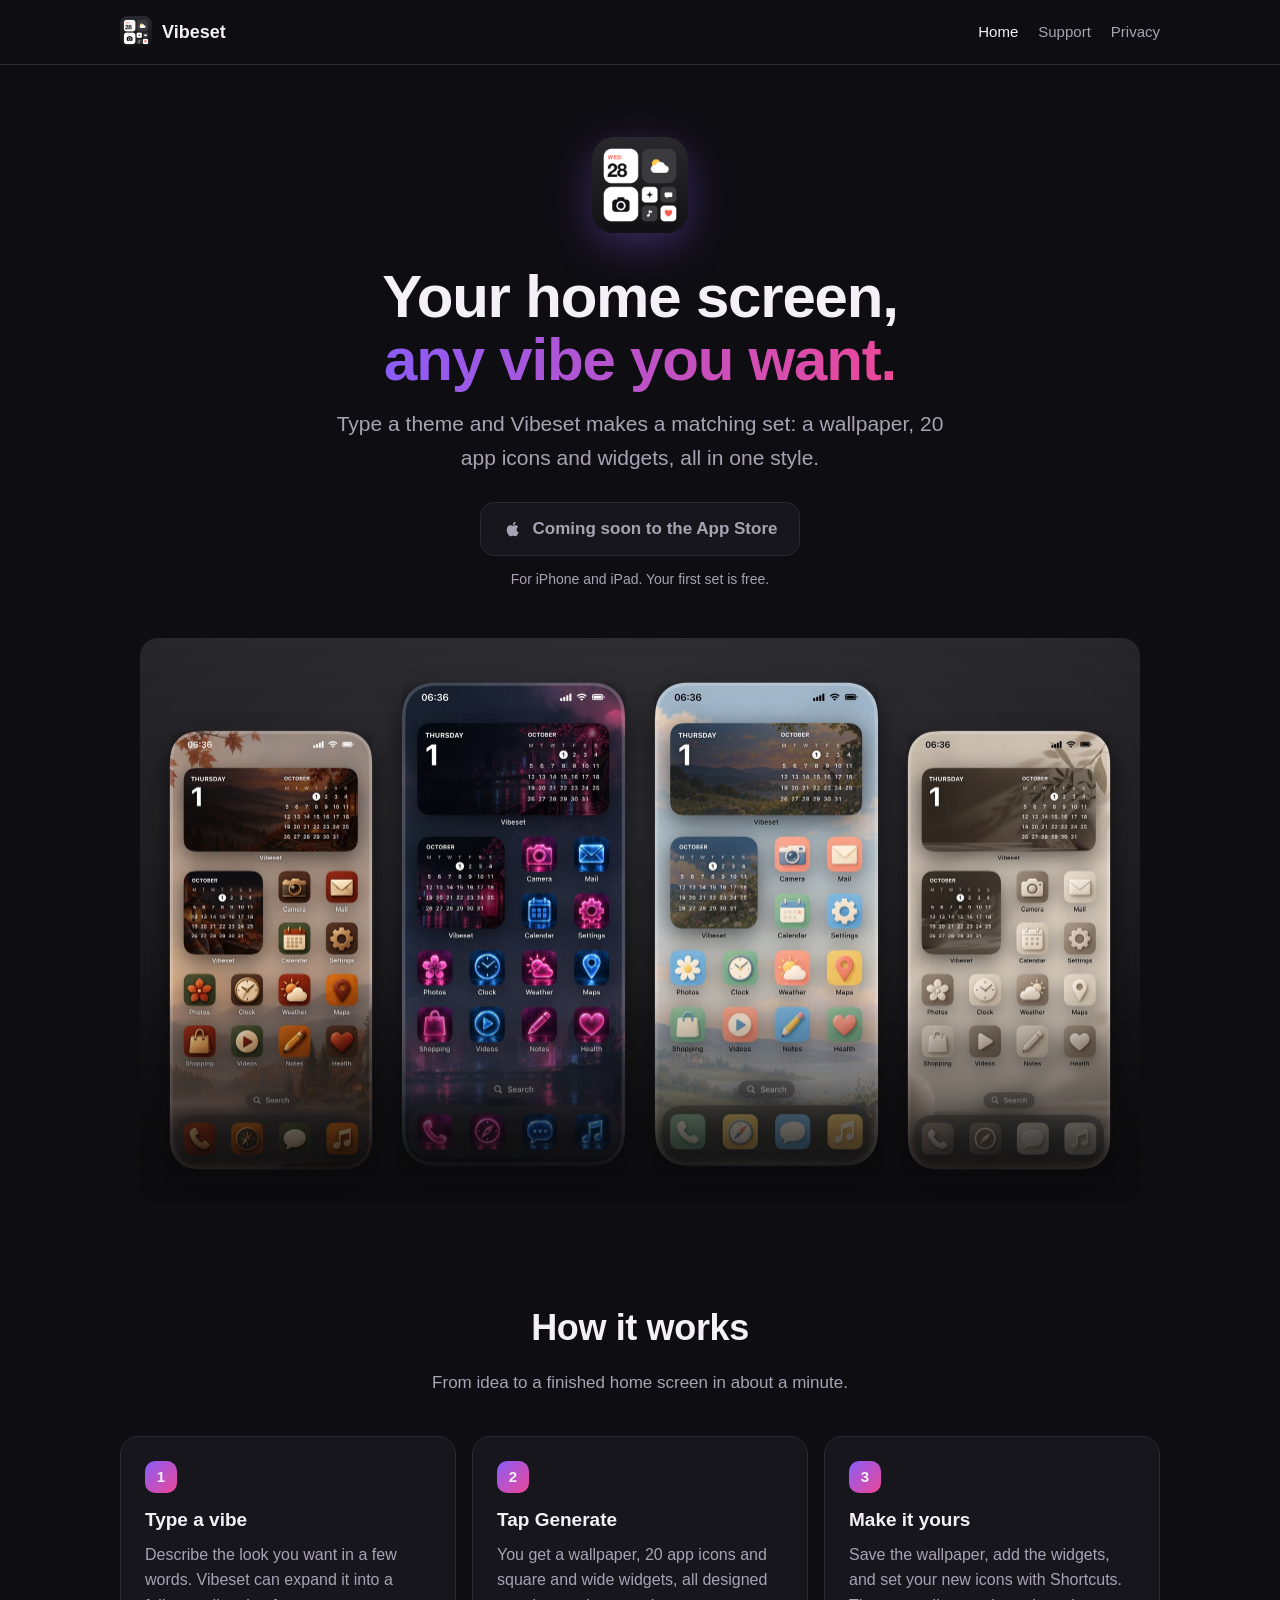
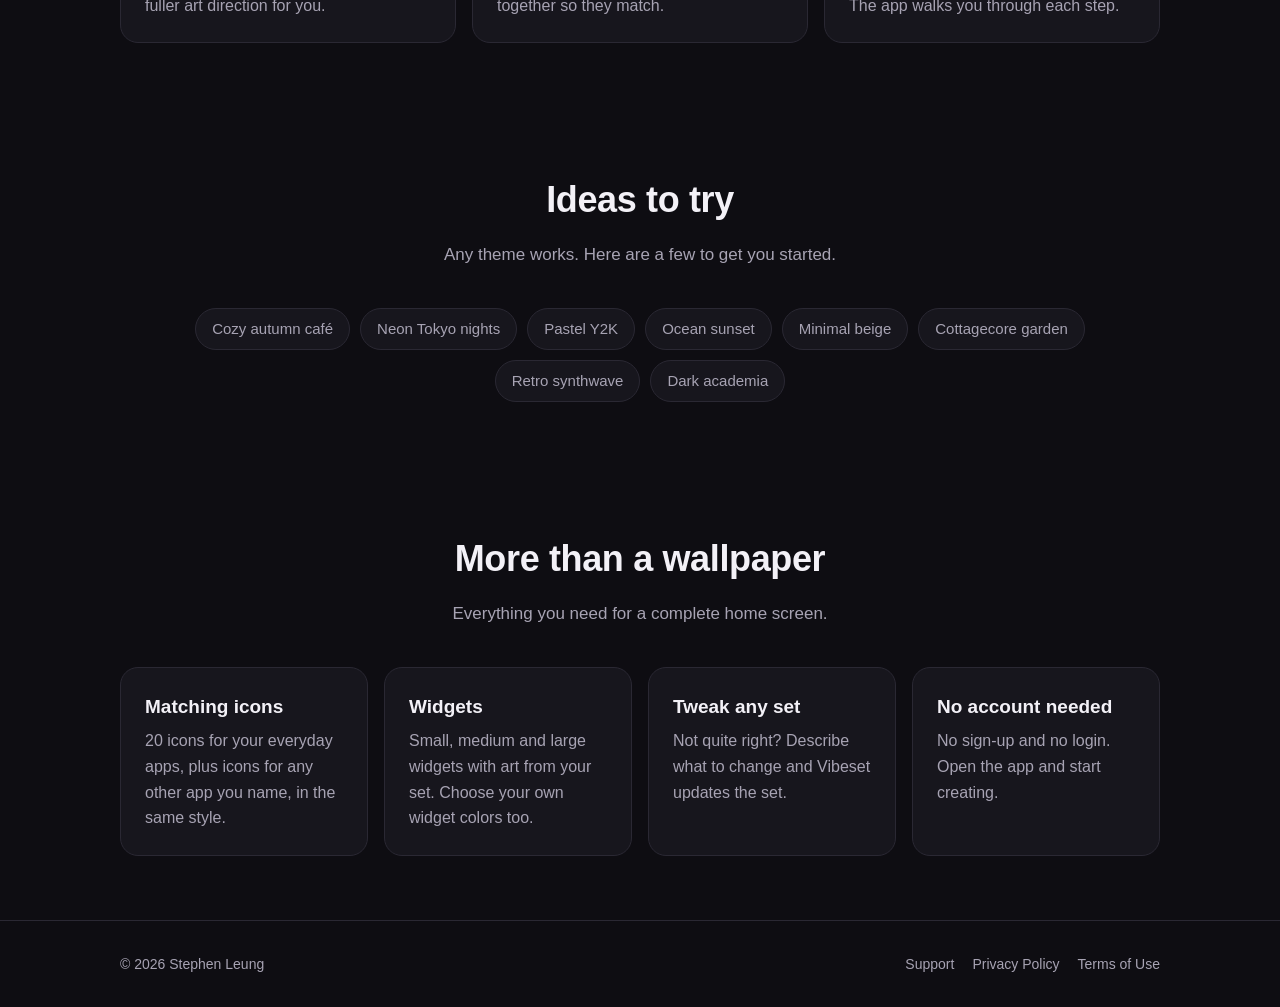
<file: index.html>
<!doctype html>
<html lang="en">
<head>
  <meta charset="utf-8">
  <meta name="viewport" content="width=device-width, initial-scale=1">
  <title>Vibeset AI: Icons &amp; Widgets</title>
  <meta name="description" content="Type a theme and get a matching iPhone home screen: a wallpaper, 20 app icons and widgets, all in one style.">
  <meta property="og:title" content="Vibeset AI: Icons &amp; Widgets">
  <meta property="og:description" content="Type a theme and get a matching iPhone home screen: a wallpaper, 20 app icons and widgets, all in one style.">
  <meta property="og:image" content="assets/og.jpg">
  <meta property="og:type" content="website">
  <link rel="icon" type="image/png" href="assets/icon.png">
  <link rel="apple-touch-icon" href="assets/apple-touch-icon.png">
  <link rel="stylesheet" href="assets/style.css">
</head>
<body>
  <header class="site-header">
    <div class="wrap">
      <a class="brand" href="./"><img src="assets/icon.png" alt=""><span>Vibeset</span></a>
      <nav>
        <a href="./" aria-current="page">Home</a>
        <a href="support.html">Support</a>
        <a href="privacy.html">Privacy</a>
      </nav>
    </div>
  </header>

  <main>
    <div class="hero wrap">
      <img class="app-icon" src="assets/icon.png" alt="Vibeset app icon">
      <h1>Your home screen,<br><span class="gradient">any vibe you want.</span></h1>
      <p class="lead">Type a theme and Vibeset makes a matching set: a wallpaper, 20 app icons and widgets, all in one style.</p>
      <span class="badge soon">
        <svg viewBox="0 0 24 24" fill="currentColor" aria-hidden="true"><path d="M16.37 12.6c-.02-2.2 1.8-3.26 1.88-3.31-1.03-1.5-2.62-1.7-3.18-1.73-1.35-.14-2.64.8-3.33.8-.69 0-1.75-.78-2.88-.76-1.48.02-2.85.86-3.61 2.19-1.54 2.67-.39 6.62 1.11 8.79.73 1.06 1.6 2.25 2.75 2.2 1.1-.04 1.52-.71 2.85-.71 1.33 0 1.71.71 2.88.69 1.19-.02 1.94-1.08 2.67-2.14.84-1.23 1.19-2.42 1.21-2.48-.03-.01-2.32-.89-2.35-3.54zM14.2 6.13c.61-.74 1.02-1.76.91-2.78-.88.04-1.94.59-2.57 1.32-.56.65-1.06 1.69-.93 2.69.98.08 1.98-.5 2.59-1.23z"/></svg>
        Coming soon to the App Store
      </span>
      <p class="note">For iPhone and iPad. Your first set is free.</p>
      <div class="showcase">
        <img src="assets/hero.jpg" width="2000" height="1131" alt="Four iPhone home screens made with Vibeset: autumn forest, neon city night, sunny countryside and soft neutral styles, each with matching wallpaper, icons and calendar widgets.">
      </div>
    </div>

    <section>
      <div class="wrap">
        <h2>How it works</h2>
        <p class="section-lead">From idea to a finished home screen in about a minute.</p>
        <div class="grid">
          <div class="card"><div class="num">1</div><h3>Type a vibe</h3><p>Describe the look you want in a few words. Vibeset can expand it into a fuller art direction for you.</p></div>
          <div class="card"><div class="num">2</div><h3>Tap Generate</h3><p>You get a wallpaper, 20 app icons and square and wide widgets, all designed together so they match.</p></div>
          <div class="card"><div class="num">3</div><h3>Make it yours</h3><p>Save the wallpaper, add the widgets, and set your new icons with Shortcuts. The app walks you through each step.</p></div>
        </div>
      </div>
    </section>

    <section>
      <div class="wrap">
        <h2>Ideas to try</h2>
        <p class="section-lead">Any theme works. Here are a few to get you started.</p>
        <div class="examples">
          <span>Cozy autumn café</span><span>Neon Tokyo nights</span><span>Pastel Y2K</span><span>Ocean sunset</span>
          <span>Minimal beige</span><span>Cottagecore garden</span><span>Retro synthwave</span><span>Dark academia</span>
        </div>
      </div>
    </section>

    <section>
      <div class="wrap">
        <h2>More than a wallpaper</h2>
        <p class="section-lead">Everything you need for a complete home screen.</p>
        <div class="grid">
          <div class="card"><h3>Matching icons</h3><p>20 icons for your everyday apps, plus icons for any other app you name, in the same style.</p></div>
          <div class="card"><h3>Widgets</h3><p>Small, medium and large widgets with art from your set. Choose your own widget colors too.</p></div>
          <div class="card"><h3>Tweak any set</h3><p>Not quite right? Describe what to change and Vibeset updates the set.</p></div>
          <div class="card"><h3>No account needed</h3><p>No sign-up and no login. Open the app and start creating.</p></div>
        </div>
      </div>
    </section>
  </main>

  <footer class="site-footer">
    <div class="wrap">
      <span>© 2026 Stephen Leung</span>
      <nav>
        <a href="support.html">Support</a>
        <a href="privacy.html">Privacy Policy</a>
        <a href="https://www.apple.com/legal/internet-services/itunes/dev/stdeula/">Terms of Use</a>
      </nav>
    </div>
  </footer>
</body>
</html>
</file>
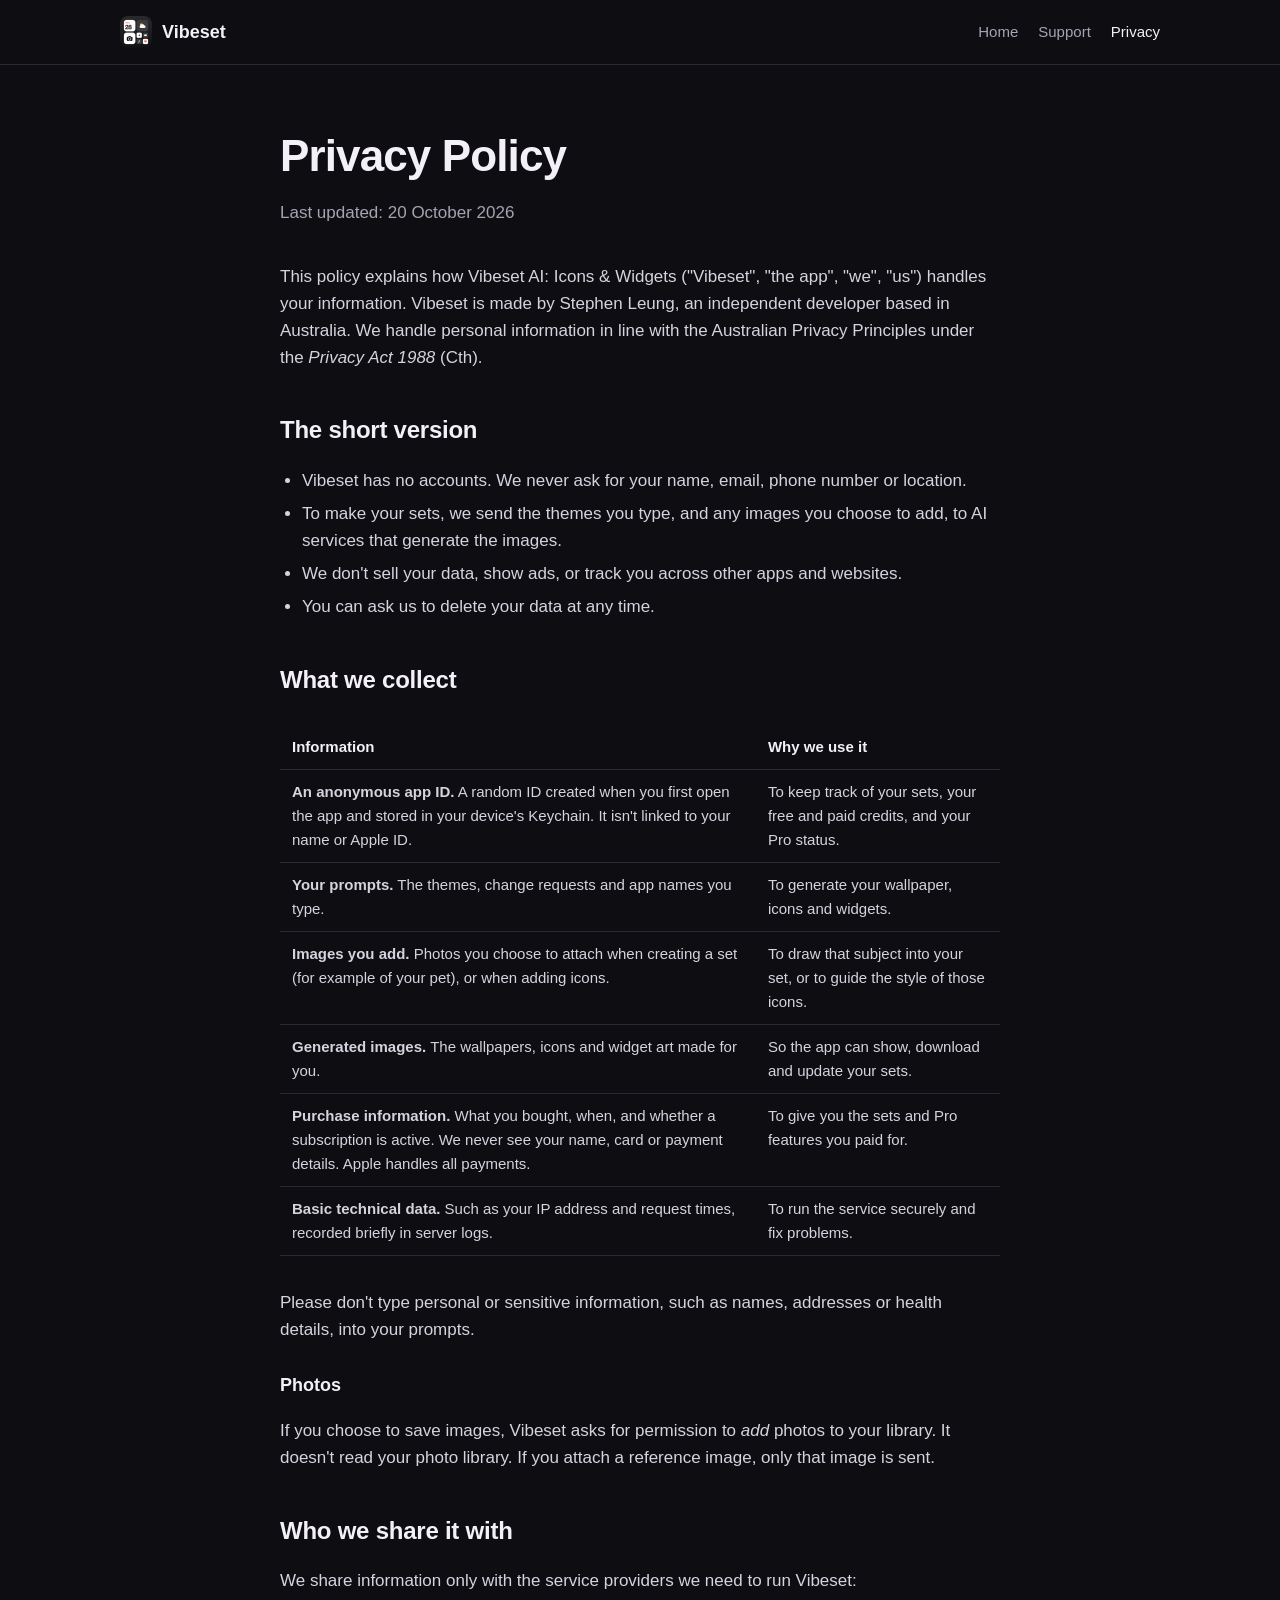
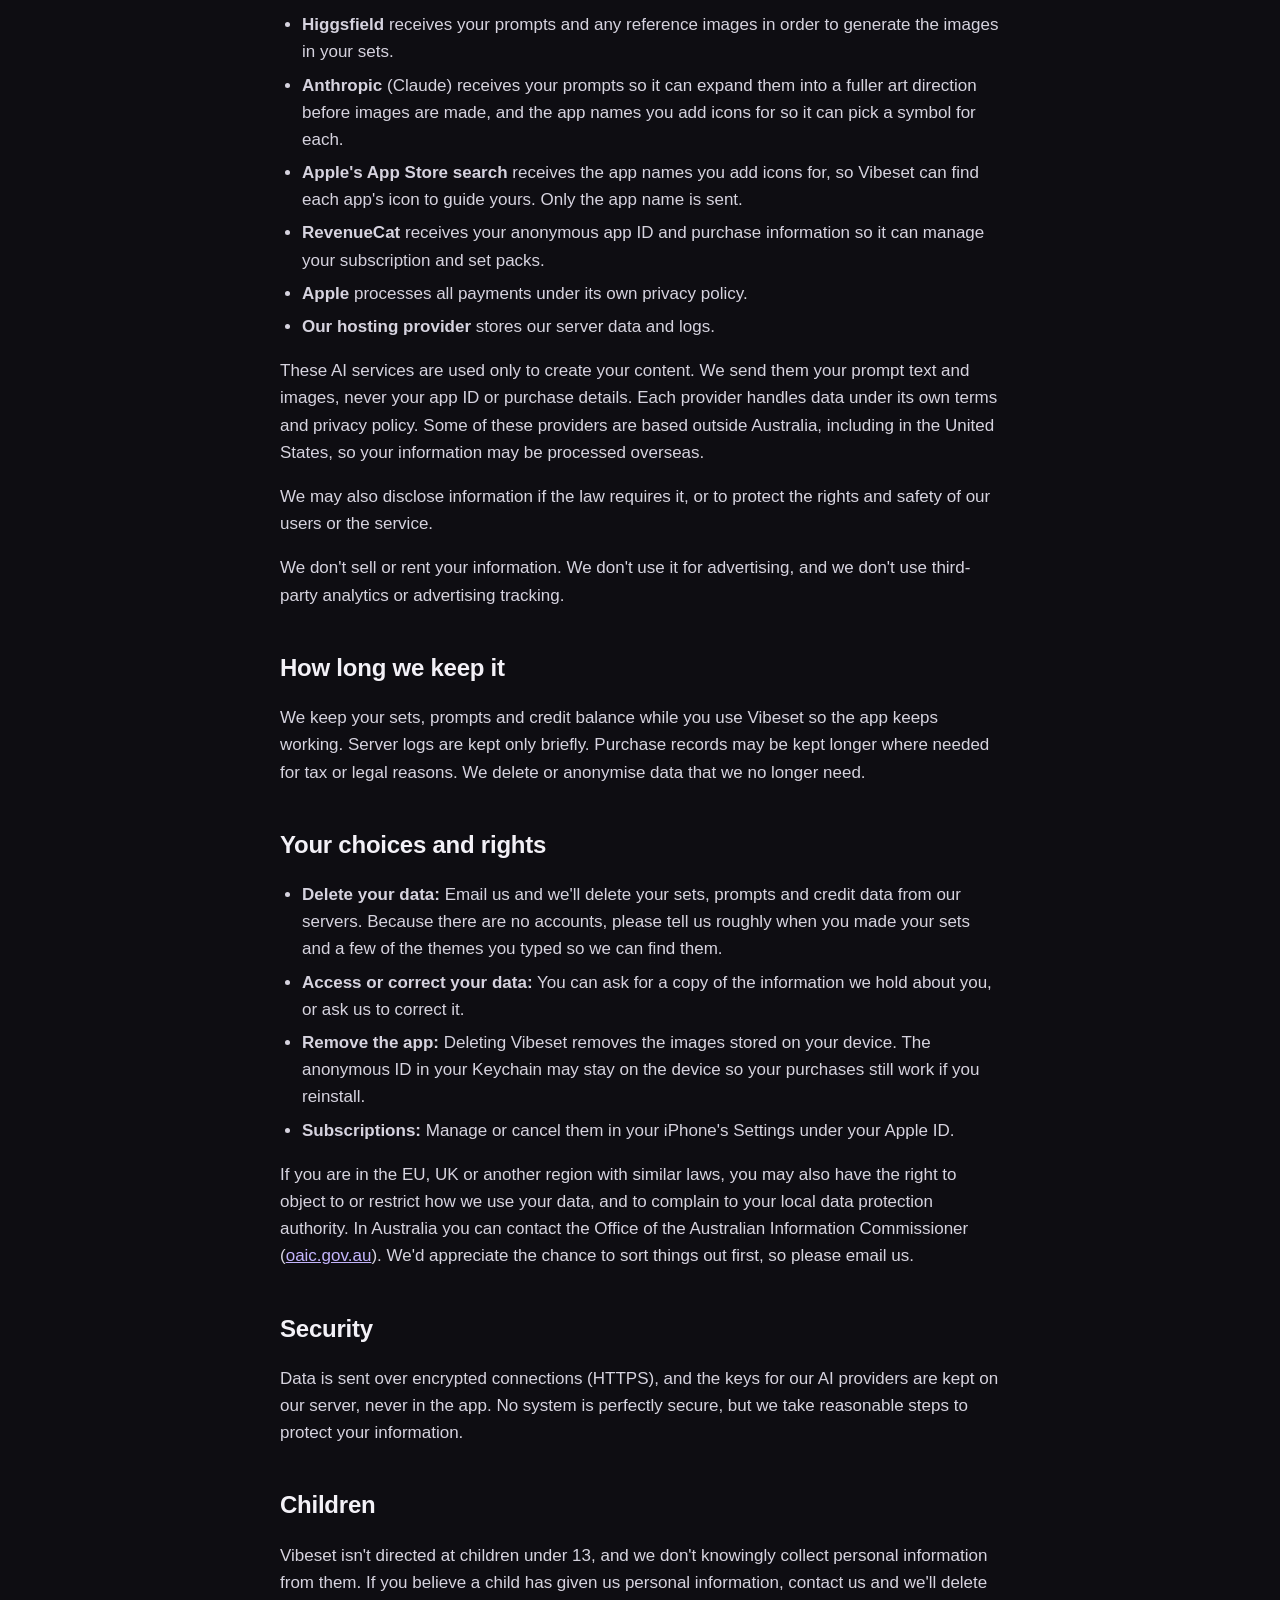
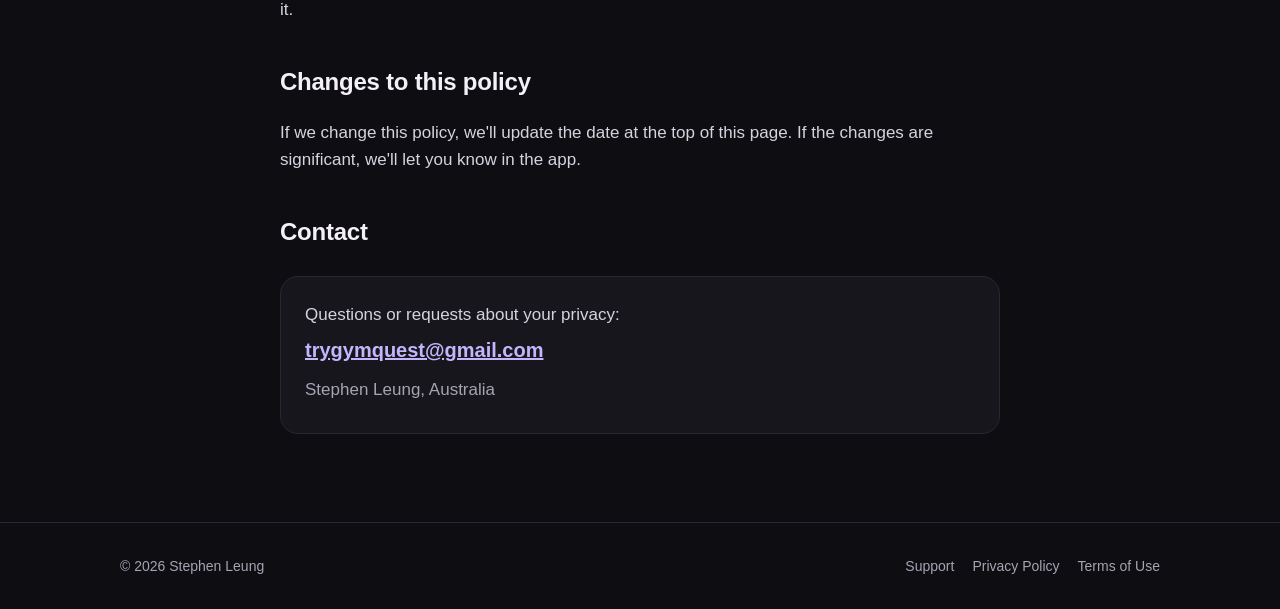
<file: privacy.html>
<!doctype html>
<html lang="en">
<head>
  <meta charset="utf-8">
  <meta name="viewport" content="width=device-width, initial-scale=1">
  <title>Vibeset Privacy Policy</title>
  <meta name="description" content="How Vibeset AI: Icons & Widgets handles your data.">
  <link rel="icon" type="image/png" href="assets/icon.png">
  <link rel="apple-touch-icon" href="assets/apple-touch-icon.png">
  <link rel="stylesheet" href="assets/style.css">
</head>
<body>
  <header class="site-header">
    <div class="wrap">
      <a class="brand" href="./"><img src="assets/icon.png" alt=""><span>Vibeset</span></a>
      <nav>
        <a href="./">Home</a>
        <a href="support.html">Support</a>
        <a href="privacy.html" aria-current="page">Privacy</a>
      </nav>
    </div>
  </header>

  <main class="wrap doc">
    <h1>Privacy Policy</h1>
    <p class="updated">Last updated: 20 October 2026</p>

    <p>This policy explains how Vibeset AI: Icons &amp; Widgets ("Vibeset", "the app", "we", "us") handles your information. Vibeset is made by Stephen Leung, an independent developer based in Australia. We handle personal information in line with the Australian Privacy Principles under the <em>Privacy Act 1988</em> (Cth).</p>

    <h2>The short version</h2>
    <ul>
      <li>Vibeset has no accounts. We never ask for your name, email, phone number or location.</li>
      <li>To make your sets, we send the themes you type, and any images you choose to add, to AI services that generate the images.</li>
      <li>We don't sell your data, show ads, or track you across other apps and websites.</li>
      <li>You can ask us to delete your data at any time.</li>
    </ul>

    <h2>What we collect</h2>
    <div class="table-scroll">
      <table>
        <thead><tr><th>Information</th><th>Why we use it</th></tr></thead>
        <tbody>
          <tr><td><strong>An anonymous app ID.</strong> A random ID created when you first open the app and stored in your device's Keychain. It isn't linked to your name or Apple ID.</td><td>To keep track of your sets, your free and paid credits, and your Pro status.</td></tr>
          <tr><td><strong>Your prompts.</strong> The themes, change requests and app names you type.</td><td>To generate your wallpaper, icons and widgets.</td></tr>
          <tr><td><strong>Images you add.</strong> Photos you choose to attach when creating a set (for example of your pet), or when adding icons.</td><td>To draw that subject into your set, or to guide the style of those icons.</td></tr>
          <tr><td><strong>Generated images.</strong> The wallpapers, icons and widget art made for you.</td><td>So the app can show, download and update your sets.</td></tr>
          <tr><td><strong>Purchase information.</strong> What you bought, when, and whether a subscription is active. We never see your name, card or payment details. Apple handles all payments.</td><td>To give you the sets and Pro features you paid for.</td></tr>
          <tr><td><strong>Basic technical data.</strong> Such as your IP address and request times, recorded briefly in server logs.</td><td>To run the service securely and fix problems.</td></tr>
        </tbody>
      </table>
    </div>
    <p>Please don't type personal or sensitive information, such as names, addresses or health details, into your prompts.</p>

    <h3>Photos</h3>
    <p>If you choose to save images, Vibeset asks for permission to <em>add</em> photos to your library. It doesn't read your photo library. If you attach a reference image, only that image is sent.</p>

    <h2>Who we share it with</h2>
    <p>We share information only with the service providers we need to run Vibeset:</p>
    <ul>
      <li><strong>Higgsfield</strong> receives your prompts and any reference images in order to generate the images in your sets.</li>
      <li><strong>Anthropic</strong> (Claude) receives your prompts so it can expand them into a fuller art direction before images are made, and the app names you add icons for so it can pick a symbol for each.</li>
      <li><strong>Apple's App Store search</strong> receives the app names you add icons for, so Vibeset can find each app's icon to guide yours. Only the app name is sent.</li>
      <li><strong>RevenueCat</strong> receives your anonymous app ID and purchase information so it can manage your subscription and set packs.</li>
      <li><strong>Apple</strong> processes all payments under its own privacy policy.</li>
      <li><strong>Our hosting provider</strong> stores our server data and logs.</li>
    </ul>
    <p>These AI services are used only to create your content. We send them your prompt text and images, never your app ID or purchase details. Each provider handles data under its own terms and privacy policy. Some of these providers are based outside Australia, including in the United States, so your information may be processed overseas.</p>
    <p>We may also disclose information if the law requires it, or to protect the rights and safety of our users or the service.</p>
    <p>We don't sell or rent your information. We don't use it for advertising, and we don't use third-party analytics or advertising tracking.</p>

    <h2>How long we keep it</h2>
    <p>We keep your sets, prompts and credit balance while you use Vibeset so the app keeps working. Server logs are kept only briefly. Purchase records may be kept longer where needed for tax or legal reasons. We delete or anonymise data that we no longer need.</p>

    <h2>Your choices and rights</h2>
    <ul>
      <li><strong>Delete your data:</strong> Email us and we'll delete your sets, prompts and credit data from our servers. Because there are no accounts, please tell us roughly when you made your sets and a few of the themes you typed so we can find them.</li>
      <li><strong>Access or correct your data:</strong> You can ask for a copy of the information we hold about you, or ask us to correct it.</li>
      <li><strong>Remove the app:</strong> Deleting Vibeset removes the images stored on your device. The anonymous ID in your Keychain may stay on the device so your purchases still work if you reinstall.</li>
      <li><strong>Subscriptions:</strong> Manage or cancel them in your iPhone's Settings under your Apple ID.</li>
    </ul>
    <p>If you are in the EU, UK or another region with similar laws, you may also have the right to object to or restrict how we use your data, and to complain to your local data protection authority. In Australia you can contact the Office of the Australian Information Commissioner (<a href="https://www.oaic.gov.au">oaic.gov.au</a>). We'd appreciate the chance to sort things out first, so please email us.</p>

    <h2>Security</h2>
    <p>Data is sent over encrypted connections (HTTPS), and the keys for our AI providers are kept on our server, never in the app. No system is perfectly secure, but we take reasonable steps to protect your information.</p>

    <h2>Children</h2>
    <p>Vibeset isn't directed at children under 13, and we don't knowingly collect personal information from them. If you believe a child has given us personal information, contact us and we'll delete it.</p>

    <h2>Changes to this policy</h2>
    <p>If we change this policy, we'll update the date at the top of this page. If the changes are significant, we'll let you know in the app.</p>

    <h2>Contact</h2>
    <div class="contact-card">
      <p>Questions or requests about your privacy:</p>
      <a class="email" href="mailto:trygymquest@gmail.com?subject=Vibeset%20privacy">trygymquest@gmail.com</a>
      <p style="margin-top:10px;color:var(--muted)">Stephen Leung, Australia</p>
    </div>
  </main>

  <footer class="site-footer">
    <div class="wrap">
      <span>© 2026 Stephen Leung</span>
      <nav>
        <a href="support.html">Support</a>
        <a href="privacy.html">Privacy Policy</a>
        <a href="https://www.apple.com/legal/internet-services/itunes/dev/stdeula/">Terms of Use</a>
      </nav>
    </div>
  </footer>
</body>
</html>
</file>
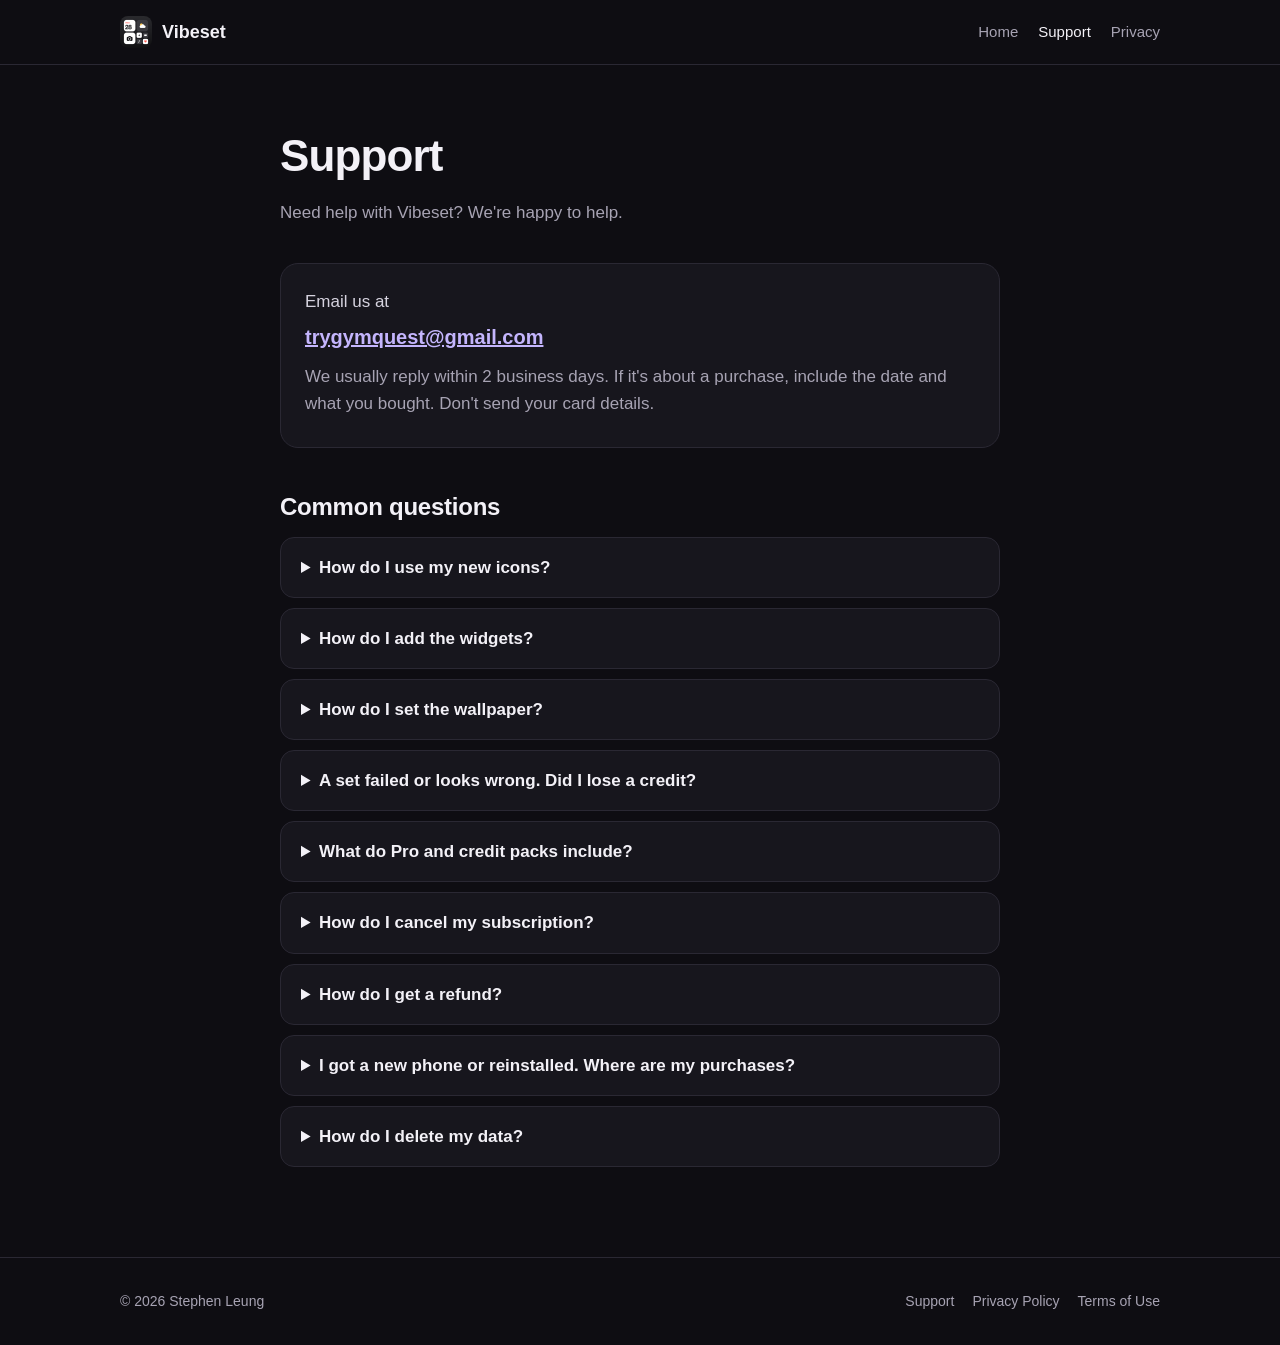
<file: support.html>
<!doctype html>
<html lang="en">
<head>
  <meta charset="utf-8">
  <meta name="viewport" content="width=device-width, initial-scale=1">
  <title>Vibeset Support</title>
  <meta name="description" content="Get help with Vibeset AI: Icons & Widgets.">
  <link rel="icon" type="image/png" href="assets/icon.png">
  <link rel="apple-touch-icon" href="assets/apple-touch-icon.png">
  <link rel="stylesheet" href="assets/style.css">
</head>
<body>
  <header class="site-header">
    <div class="wrap">
      <a class="brand" href="./"><img src="assets/icon.png" alt=""><span>Vibeset</span></a>
      <nav>
        <a href="./">Home</a>
        <a href="support.html" aria-current="page">Support</a>
        <a href="privacy.html">Privacy</a>
      </nav>
    </div>
  </header>

  <main class="wrap doc">
    <h1>Support</h1>
    <p class="updated">Need help with Vibeset? We're happy to help.</p>

    <div class="contact-card">
      <p>Email us at</p>
      <a class="email" href="mailto:trygymquest@gmail.com?subject=Vibeset%20support">trygymquest@gmail.com</a>
      <p style="margin-top:10px;color:var(--muted)">We usually reply within 2 business days. If it's about a purchase, include the date and what you bought. Don't send your card details.</p>
    </div>

    <h2>Common questions</h2>

    <details>
      <summary>How do I use my new icons?</summary>
      <p>iOS doesn't let apps change other apps' icons directly, so custom icons are set with Apple's Shortcuts app. In Vibeset, open your set and follow the icon guide. In short:</p>
      <ol>
        <li>Save your icons to Photos from Vibeset.</li>
        <li>Open Shortcuts, tap <strong>+</strong>, add the <strong>Open App</strong> action and choose the app.</li>
        <li>Tap the share button, choose <strong>Add to Home Screen</strong>, tap the icon and pick your new icon from Photos.</li>
        <li>Give it a name, tap <strong>Add</strong>, then hide the original app icon from your home screen if you like.</li>
      </ol>
      <p>Icons made with Shortcuts open the app through a quick Shortcuts hop. This is an iOS limit that affects every custom icon app.</p>
    </details>

    <details>
      <summary>How do I add the widgets?</summary>
      <p>Touch and hold an empty part of your home screen, tap <strong>Edit</strong> then <strong>Add Widget</strong>, search for <strong>Vibeset</strong>, and choose a size. The widget shows art from your set. You can change its style in the app.</p>
    </details>

    <details>
      <summary>How do I set the wallpaper?</summary>
      <p>Save the wallpaper to Photos from Vibeset. Then open the Settings app, go to <strong>Wallpaper</strong>, tap <strong>Add New Wallpaper</strong>, choose <strong>Photos</strong> and pick it.</p>
    </details>

    <details>
      <summary>A set failed or looks wrong. Did I lose a credit?</summary>
      <p>No. If a set fails to generate, its credit is refunded automatically. If a finished set isn't quite right, you can describe what to change, or try different words in your theme. Some prompts can't be made, such as those asking for real people, brand logos or copyrighted characters.</p>
    </details>

    <details>
      <summary>What do Pro and credit packs include?</summary>
      <p>A new set costs 2 credits. Changes, extra icons and lock screens cost 1. New users get 2 free credits, enough for 1 set. <strong>Vibeset Pro</strong> (monthly or yearly) gives you 30 credits every month. <strong>Credit packs</strong> add extra credits that never expire. Pro credits are used before pack credits. Prices are shown in the app.</p>
    </details>

    <details>
      <summary>How do I cancel my subscription?</summary>
      <p>Subscriptions are managed by Apple. On your iPhone, open <strong>Settings</strong>, tap your name, then <strong>Subscriptions</strong>, choose <strong>Vibeset</strong> and tap <strong>Cancel Subscription</strong>. Cancel at least 24 hours before your renewal date to avoid being charged for the next period. You'll keep Pro until the current period ends.</p>
    </details>

    <details>
      <summary>How do I get a refund?</summary>
      <p>Apple handles all payments, so refunds are requested from Apple at <a href="https://reportaproblem.apple.com">reportaproblem.apple.com</a>.</p>
    </details>

    <details>
      <summary>I got a new phone or reinstalled. Where are my purchases?</summary>
      <p>Open the paywall in Vibeset and tap <strong>Restore Purchases</strong> while signed in to the same Apple ID. Vibeset doesn't use accounts, so sets you made on another device won't carry over. Save sets you love to Photos.</p>
    </details>

    <details>
      <summary>How do I delete my data?</summary>
      <p>Email us at the address above. Vibeset doesn't use accounts, so tell us roughly when you made your sets and a few of the themes you typed. That helps us find and delete the right data. See our <a href="privacy.html">Privacy Policy</a> for details.</p>
    </details>
  </main>

  <footer class="site-footer">
    <div class="wrap">
      <span>© 2026 Stephen Leung</span>
      <nav>
        <a href="support.html">Support</a>
        <a href="privacy.html">Privacy Policy</a>
        <a href="https://www.apple.com/legal/internet-services/itunes/dev/stdeula/">Terms of Use</a>
      </nav>
    </div>
  </footer>
</body>
</html>
</file>
<file: assets/style.css>
:root {
  --bg: #0e0d12;
  --surface: #17161d;
  --border: #2a2833;
  --text: #f3f1f7;
  --muted: #a7a3b3;
  --accent: #8b5cf6;
  --accent-2: #ec4899;
  --radius: 18px;
  --max: 1080px;
  color-scheme: dark;
}

* { box-sizing: border-box; }

html { -webkit-text-size-adjust: 100%; }

body {
  margin: 0;
  background: var(--bg);
  color: var(--text);
  font-family: -apple-system, BlinkMacSystemFont, "SF Pro Text", "Inter", "Segoe UI", Roboto, sans-serif;
  font-size: 17px;
  line-height: 1.6;
}

a { color: #c4b5fd; }
a:hover { color: #ddd6fe; }

.wrap { max-width: var(--max); margin: 0 auto; padding: 0 20px; }

/* Header */
.site-header { border-bottom: 1px solid var(--border); }
.site-header .wrap { display: flex; align-items: center; justify-content: space-between; height: 64px; gap: 16px; }
.brand { display: flex; align-items: center; gap: 10px; color: var(--text); text-decoration: none; font-weight: 700; font-size: 18px; }
.brand img { width: 32px; height: 32px; border-radius: 8px; }
.site-header nav { display: flex; gap: 20px; }
.site-header nav a { color: var(--muted); text-decoration: none; font-size: 15px; }
.site-header nav a:hover, .site-header nav a[aria-current] { color: var(--text); }

/* Hero */
.hero { text-align: center; padding: 72px 0 32px; }
.hero .app-icon { width: 96px; height: 96px; border-radius: 22px; box-shadow: 0 12px 40px rgba(139, 92, 246, .35); }
.hero h1 { font-size: clamp(36px, 7vw, 60px); line-height: 1.05; letter-spacing: -0.02em; margin: 24px 0 16px; }
.gradient { background: linear-gradient(90deg, var(--accent), var(--accent-2)); -webkit-background-clip: text; background-clip: text; color: transparent; }
.hero p.lead { color: var(--muted); font-size: clamp(18px, 2.4vw, 21px); max-width: 620px; margin: 0 auto 28px; }

.badge {
  display: inline-flex; align-items: center; gap: 10px;
  background: var(--text); color: var(--bg);
  padding: 12px 22px; border-radius: 14px;
  font-weight: 600; text-decoration: none;
}
.badge svg { width: 20px; height: 20px; }
.badge.soon { background: var(--surface); color: var(--muted); border: 1px solid var(--border); }
.note { color: var(--muted); font-size: 14px; margin-top: 12px; }

.showcase { margin: 48px auto 0; max-width: 1000px; }
.showcase img { width: 100%; height: auto; display: block; border-radius: var(--radius); }

/* Features */
section { padding: 64px 0; }
h2 { font-size: clamp(26px, 4vw, 36px); letter-spacing: -0.01em; margin: 0 0 12px; text-align: center; }
.section-lead { color: var(--muted); text-align: center; max-width: 560px; margin: 0 auto 40px; }

.grid { display: grid; grid-template-columns: repeat(auto-fit, minmax(240px, 1fr)); gap: 16px; }
.card { background: var(--surface); border: 1px solid var(--border); border-radius: var(--radius); padding: 24px; }
.card .num { display: inline-grid; place-items: center; width: 32px; height: 32px; border-radius: 10px; background: linear-gradient(135deg, var(--accent), var(--accent-2)); font-weight: 700; font-size: 15px; margin-bottom: 12px; }
.card h3 { margin: 0 0 6px; font-size: 19px; }
.card p { margin: 0; color: var(--muted); font-size: 16px; }

.examples { display: flex; flex-wrap: wrap; justify-content: center; gap: 10px; }
.examples span { background: var(--surface); border: 1px solid var(--border); border-radius: 999px; padding: 8px 16px; color: var(--muted); font-size: 15px; }

/* Documents (privacy, support) */
.doc { max-width: 760px; padding: 56px 20px 80px; }
.doc h1 { font-size: clamp(32px, 6vw, 44px); letter-spacing: -0.02em; margin: 0 0 8px; }
.doc .updated { color: var(--muted); margin: 0 0 36px; }
.doc h2 { text-align: left; font-size: 24px; margin: 40px 0 10px; }
.doc h3 { font-size: 18px; margin: 28px 0 6px; }
.doc p, .doc li { color: #d6d3df; }
.doc ul { padding-left: 22px; }
.doc li { margin: 6px 0; }
.doc table { width: 100%; border-collapse: collapse; margin: 16px 0; font-size: 15px; }
.doc th, .doc td { text-align: left; padding: 10px 12px; border-bottom: 1px solid var(--border); vertical-align: top; }
.doc th { color: var(--text); }
.doc td { color: #d6d3df; }
.table-scroll { overflow-x: auto; }

.contact-card { background: var(--surface); border: 1px solid var(--border); border-radius: var(--radius); padding: 24px; margin: 24px 0 8px; }
.contact-card p { margin: 0 0 6px; }
.contact-card a.email { font-size: 20px; font-weight: 600; word-break: break-all; }

details { background: var(--surface); border: 1px solid var(--border); border-radius: 14px; padding: 16px 20px; margin: 10px 0; }
details summary { cursor: pointer; font-weight: 600; color: var(--text); }
details p, details ol, details ul { margin: 10px 0 0; }

/* Footer */
.site-footer { border-top: 1px solid var(--border); padding: 32px 0; color: var(--muted); font-size: 14px; }
.site-footer .wrap { display: flex; flex-wrap: wrap; gap: 12px 24px; justify-content: space-between; }
.site-footer nav { display: flex; flex-wrap: wrap; gap: 18px; }
.site-footer a { color: var(--muted); text-decoration: none; }
.site-footer a:hover { color: var(--text); }

@media (max-width: 520px) {
  .site-header nav { gap: 14px; }
  .site-header nav a { font-size: 14px; }
  .brand span { display: none; }
  .hero { padding-top: 48px; }
}
</file>
